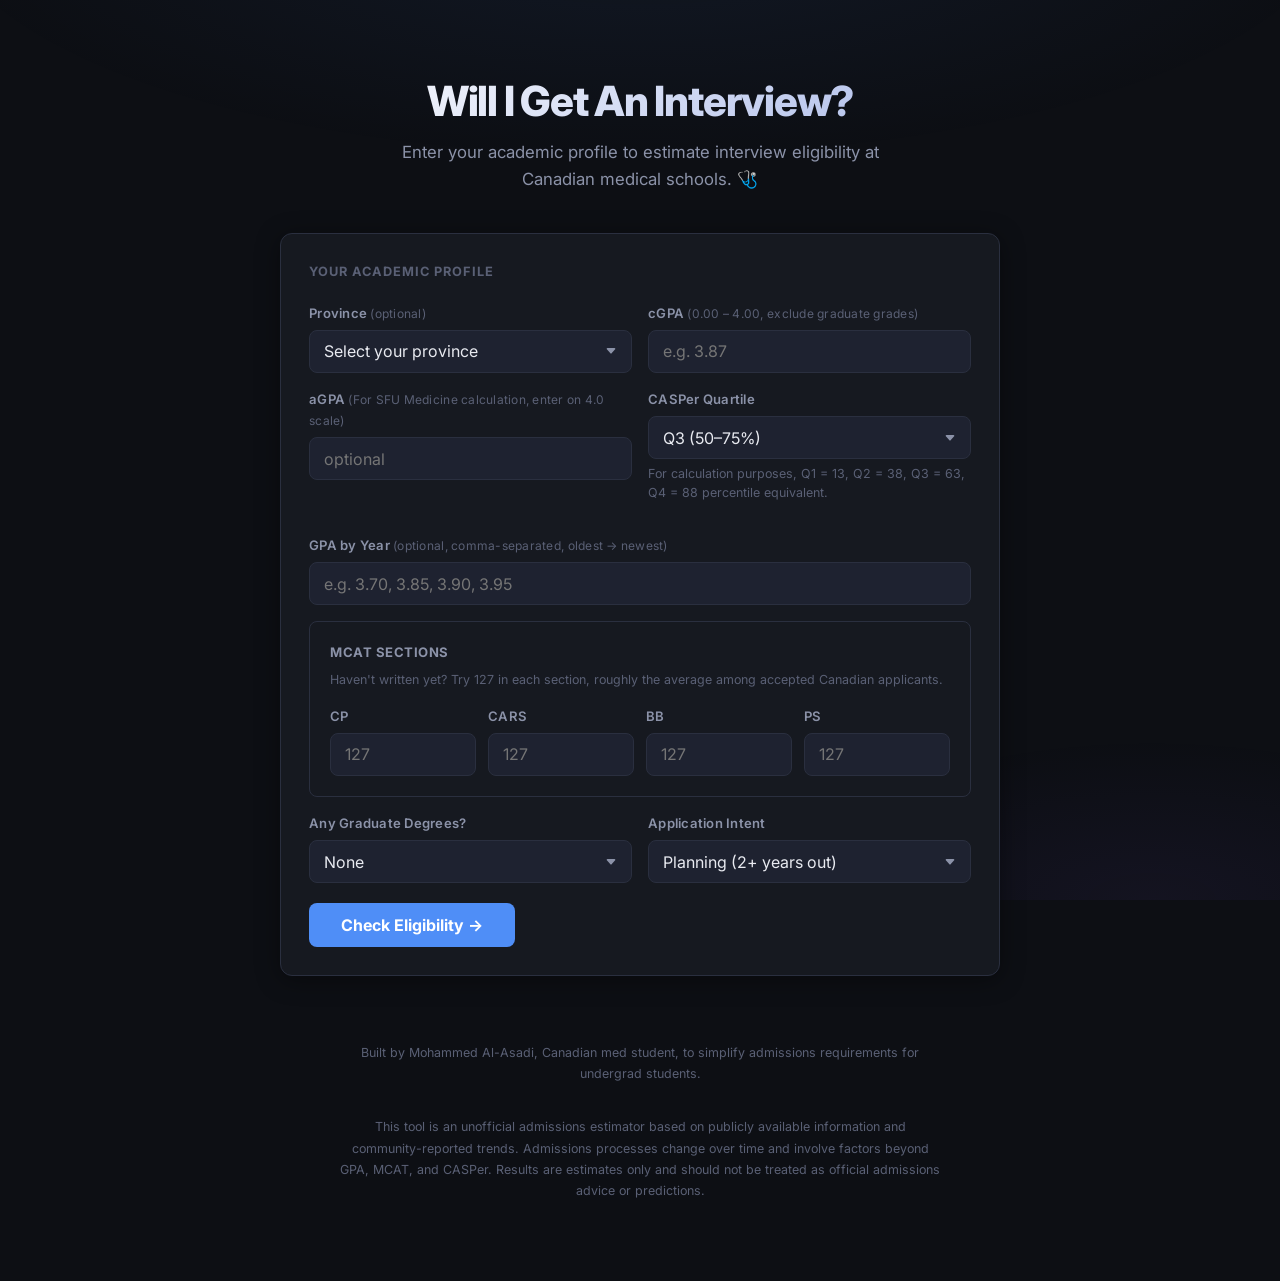
<file: index.html>
<!doctype html>
<html lang="en">
<head>
  <meta charset="UTF-8" />
  <meta name="viewport" content="width=device-width, initial-scale=1.0" />
  <title>MedChance — Canadian Medical School Interview Estimator</title>
  <meta name="description" content="Estimate your interview eligibility at Canadian medical schools based on your GPA, MCAT, and CASPer scores." />
  <link rel="preconnect" href="https://fonts.googleapis.com" />
  <link rel="preconnect" href="https://fonts.gstatic.com" crossorigin />
  <link href="https://fonts.googleapis.com/css2?family=Inter:wght@400;500;600;700;800&display=swap" rel="stylesheet" />
  <link rel="stylesheet" href="style.css" />
</head>
<body>
  <div class="container">

    <!-- Hero -->
    <header class="hero">
      <div style="height: 30px;"></div>
      <h1>Will I Get An Interview?</h1>
      <p>Enter your academic profile to estimate interview eligibility at Canadian medical schools. 🩺</p>
    </header>

    <!-- Form -->
    <div class="panel">
      <div class="panel-title">Your Academic Profile</div>
      <form id="eligibility-form" novalidate>
        <div class="form-grid">

          <div class="form-group">
            <label for="province">Province <span class="hint">(optional)</span></label>
            <select id="province" name="province">
              <option value="">Select your province</option>
              <option value="Alberta">Alberta</option>
              <option value="British Columbia">British Columbia</option>
              <option value="Manitoba">Manitoba</option>
              <option value="New Brunswick">New Brunswick</option>
              <option value="Newfoundland and Labrador">Newfoundland and Labrador</option>
              <option value="Nova Scotia">Nova Scotia</option>
              <option value="Ontario">Ontario</option>
              <option value="Prince Edward Island">Prince Edward Island</option>
              <option value="Quebec">Quebec</option>
              <option value="Saskatchewan">Saskatchewan</option>
              <option value="Northwest Territories">Northwest Territories</option>
              <option value="Nunavut">Nunavut</option>
              <option value="Yukon">Yukon</option>
            </select>
          </div>

           <div class="form-group">
             <label for="cgpa">cGPA <span class="hint">(0.00 – 4.00, exclude graduate grades)</span></label>
             <input type="number" id="cgpa" name="cgpa" step="0.01" min="0" max="4" placeholder="e.g. 3.87" required />
           </div>
           <div class="form-group">
             <label for="agpa">aGPA <span class="hint">(For SFU Medicine calculation, enter on 4.0 scale)</span></label>
             <input type="number" id="agpa" name="agpa" step="0.01" min="0" max="4" placeholder="optional" />
           </div>

          <div class="form-group">
            <label for="casper_quartile">CASPer Quartile</label>
            <select id="casper_quartile" name="casper_quartile" required>
              <option value="Q1">Q1 (bottom 25%)</option>
              <option value="Q2">Q2 (25–50%)</option>
              <option value="Q3" selected>Q3 (50–75%)</option>
              <option value="Q4">Q4 (top 25%)</option>
            </select>
            <p class="fieldset-hint">For calculation purposes, Q1 = 13, Q2 = 38, Q3 = 63, Q4 = 88 percentile equivalent.</p>
          </div>

          <div class="form-group full">
            <label for="gpa_by_year">GPA by Year <span class="hint">(optional, comma-separated, oldest → newest)</span></label>
            <input type="text" id="gpa_by_year" name="gpa_by_year" placeholder="e.g. 3.70, 3.85, 3.90, 3.95" />
          </div>

          <!-- MCAT -->
          <div class="fieldset-box">
            <div class="fieldset-title">MCAT Sections</div>
            <p class="fieldset-hint">Haven't written yet? Try 127 in each section, roughly the average among accepted Canadian applicants.</p>
            <div class="mcat-grid">
              <div class="form-group">
                <label for="cp">CP</label>
                <input type="number" id="cp" name="cp" min="118" max="132" placeholder="127" required />
              </div>
              <div class="form-group">
                <label for="cars">CARS</label>
                <input type="number" id="cars" name="cars" min="118" max="132" placeholder="127" required />
              </div>
              <div class="form-group">
                <label for="bb">BB</label>
                <input type="number" id="bb" name="bb" min="118" max="132" placeholder="127" required />
              </div>
              <div class="form-group">
                <label for="ps">PS</label>
                <input type="number" id="ps" name="ps" min="118" max="132" placeholder="127" required />
              </div>
            </div>
           </div>

           <div class="form-group">
             <label for="graduate_degree">Any Graduate Degrees?</label>
             <select id="graduate_degree" name="graduate_degree">
               <option value="none" selected>None</option>
               <option value="course">Course-based Master's</option>
               <option value="thesis">Thesis-based Master's</option>
               <option value="phd">PhD</option>
             </select>
           </div>

           <div class="form-group">
             <label for="intent_stage">Application Intent</label>
             <select id="intent_stage" name="intent_stage">
               <option value="planning" selected>Planning (2+ years out)</option>
               <option value="applying">Applying this cycle</option>
               <option value="second">2nd time applying</option>
               <option value="multiple">2+ times applying</option>
             </select>
           </div>

           <!-- Email (last question) -->


        </div>

        <button type="submit" class="btn-submit" id="submit-btn">
          <div class="spinner"></div>
          <span class="btn-text">Check Eligibility →</span>
        </button>
      </form>
    </div>

    <!-- Email Modal -->
    <div id="email-modal" class="modal" aria-modal="true" role="dialog" aria-hidden="true">
    <div class="modal-content">
      <h4>Your report is ready 📊</h4>

      <p>I just matched your profile against the GPA, MCAT, and CASPer requirements of 8 schools.</p>
      <p>Enter your email and I'll send you a copy so you don't lose your results.</p>
      <p>No spam, just your breakdown and optional updates if you want them. 😊</p>
        <form id="email-form" novalidate>
          <label for="modal-email-input" class="visually-hidden">Email</label>
          <input type="email" id="modal-email-input" name="email" placeholder="you@example.com" required autocomplete="email" />
          <div id="email-error" class="field-error-msg" role="alert" aria-live="polite" style="display: none;"></div>
          <button type="submit" class="btn-submit">View my results</button>
        </form>
      </div>
    </div>

    <!-- Results -->
    <section id="results-section" aria-live="polite">
      <div class="results-header">
        <h2>Your Results</h2>
      </div>
      <div id="results-list"></div>
    </section>


<div style="text-align: center; margin-top: 20px; padding-bottom: 10px;">
  <script src="https://storage.ko-fi.com/cdn/widget/Widget_2.js"></script>
  <script>
    kofiwidget2.init(
  'Did this free resource help you?<br>Support me on Ko-fi!',
  '#72a4f2',
  'E4J021YP8F'
);
    kofiwidget2.draw();
  </script>
</div>

    <!-- Disclaimer -->


    <p class="disclaimer">Built by Mohammed Al-Asadi, Canadian med student, to simplify admissions requirements for undergrad students.</p>
    <p class="disclaimer">
      This tool is an unofficial admissions estimator based on publicly available information and community-reported trends.
      Admissions processes change over time and involve factors beyond GPA, MCAT, and CASPer.
      Results are estimates only and should not be treated as official admissions advice or predictions.
    </p>

  </div>

  <script src="engine.js"></script>
  <script src="app.js"></script>
</body>
</html>
</file>
<file: style.css>
:root {
  --bg: #0d0f14;
  --surface: #161920;
  --surface2: #1e2230;
  --border: #2a2f3f;
  --border-light: #343b52;
  --text: #e8eaf0;
  --text-muted: #8b92a8;
  --text-dim: #5a6075;
  --accent: #4f8ef7;
  --accent-hover: #3a7be5;
  --accent-glow: rgba(79, 142, 247, 0.18);
  --green: #22c55e;
  --green-bg: rgba(34, 197, 94, 0.12);
  --green-border: rgba(34, 197, 94, 0.25);
  --red: #f87171;
  --red-bg: rgba(248, 113, 113, 0.12);
  --red-border: rgba(248, 113, 113, 0.25);
  --orange: #fb923c;
  --orange-bg: rgba(251, 146, 60, 0.12);
  --orange-border: rgba(251, 146, 60, 0.25);
  --radius: 12px;
  --radius-sm: 8px;
  --shadow: 0 4px 24px rgba(0, 0, 0, 0.4);
}

*,
*::before,
*::after {
  box-sizing: border-box;
  margin: 0;
  padding: 0;
}

html {
  scroll-behavior: smooth;
}

body {
  font-family: 'Inter', system-ui, sans-serif;
  background: var(--bg);
  color: var(--text);
  line-height: 1.6;
  min-height: 100vh;
}

/* ── Layout ── */
.container {
  max-width: 760px;
  margin: 0 auto;
  padding: 3rem 1.25rem 5rem;
}

/* ── Hero ── */
.hero {
  text-align: center;
  margin-bottom: 2.5rem;
}

.hero-badge {
  display: inline-flex;
  align-items: center;
  gap: 0.4rem;
  background: var(--accent-glow);
  border: 1px solid rgba(79, 142, 247, 0.3);
  color: var(--accent);
  font-size: 0.78rem;
  font-weight: 600;
  letter-spacing: 0.05em;
  text-transform: uppercase;
  padding: 0.35rem 0.85rem;
  border-radius: 999px;
  margin-bottom: 1.25rem;
}

h1 {
  font-size: clamp(1.8rem, 5vw, 2.6rem);
  font-weight: 800;
  letter-spacing: -0.03em;
  background: linear-gradient(135deg, #ffffff 0%, #a8b8e8 100%);
  -webkit-background-clip: text;
  -webkit-text-fill-color: transparent;
  background-clip: text;
  line-height: 1.15;
  margin-bottom: 0.85rem;
}

.hero p {
  color: var(--text-muted);
  font-size: 1.05rem;
  max-width: 520px;
  margin: 0 auto;
}

/* ── Card / Panel ── */
.panel {
  background: var(--surface);
  border: 1px solid var(--border);
  border-radius: var(--radius);
  padding: 1.75rem;
  margin-bottom: 1.5rem;
  box-shadow: var(--shadow);
}

.panel-title {
  font-size: 0.8rem;
  font-weight: 700;
  letter-spacing: 0.08em;
  text-transform: uppercase;
  color: var(--text-dim);
  margin-bottom: 1.25rem;
}

/* ── Form ── */
.form-grid {
  display: grid;
  grid-template-columns: 1fr 1fr;
  gap: 1rem;
}

.form-group {
  display: flex;
  flex-direction: column;
  gap: 0.4rem;
}

.form-group.full {
  grid-column: 1 / -1;
}

label {
  font-size: 0.82rem;
  font-weight: 600;
  color: var(--text-muted);
  letter-spacing: 0.02em;
}

.hint {
  font-size: 0.75rem;
  font-weight: 400;
  color: var(--text-dim);
}

input[type="number"],
input[type="text"],
input[type="email"],
select {
  background: var(--surface2);
  border: 1px solid var(--border);
  border-radius: var(--radius-sm);
  padding: 0.65rem 0.85rem;
  font-size: 1rem;
  color: var(--text);
  font-family: inherit;
  width: 100%;
  transition: border-color 0.15s, box-shadow 0.15s;
  appearance: none;
  -webkit-appearance: none;
}

input[type="number"]:focus,
input[type="text"]:focus,
input[type="email"]:focus,
select:focus {
  outline: none;
  border-color: var(--accent);
  box-shadow: 0 0 0 3px var(--accent-glow);
}

/* ── Validation errors ── */
input.field-error,
select.field-error {
  border-color: var(--red) !important;
  box-shadow: 0 0 0 3px var(--red-bg) !important;
}

.field-error-msg {
  font-size: 0.74rem;
  color: var(--red);
  margin-top: 0.15rem;
  animation: errorFadeIn 0.2s ease;
}

@keyframes errorFadeIn {
  from {
    opacity: 0;
    transform: translateY(-4px);
  }

  to {
    opacity: 1;
    transform: translateY(0);
  }
}

.fieldset-box.field-error {
  border-color: var(--red) !important;
  box-shadow: 0 0 0 3px var(--red-bg);
}

select {
  background-image: url("data:image/svg+xml,%3Csvg xmlns='http://www.w3.org/2000/svg' width='12' height='12' fill='%238b92a8' viewBox='0 0 16 16'%3E%3Cpath d='M7.247 11.14 2.451 5.658C1.885 5.013 2.345 4 3.204 4h9.592a1 1 0 0 1 .753 1.659l-4.796 5.48a1 1 0 0 1-1.506 0z'/%3E%3C/svg%3E");
  background-repeat: no-repeat;
  background-position: right 0.85rem center;
  padding-right: 2.25rem;
}

/* MCAT fieldset */
.fieldset-box {
  border: 1px solid var(--border);
  border-radius: var(--radius-sm);
  padding: 1.25rem;
  grid-column: 1 / -1;
}

.fieldset-title {
  font-size: 0.82rem;
  font-weight: 700;
  color: var(--text-muted);
  letter-spacing: 0.04em;
  text-transform: uppercase;
  margin-bottom: 0.5rem;
}

.fieldset-hint {
  font-size: 0.78rem;
  color: var(--text-dim);
  margin-bottom: 1rem;
  line-height: 1.5;
}

.mcat-grid {
  display: grid;
  grid-template-columns: repeat(4, 1fr);
  gap: 0.75rem;
}

/* Submit button */
.btn-submit {
  display: inline-flex;
  align-items: center;
  justify-content: center;
  gap: 0.5rem;
  margin-top: 1.25rem;
  padding: 0.75rem 2rem;
  font-size: 1rem;
  font-weight: 700;
  font-family: inherit;
  background: var(--accent);
  color: #fff;
  border: none;
  border-radius: var(--radius-sm);
  cursor: pointer;
  transition: background 0.15s, transform 0.1s, box-shadow 0.15s;
  box-shadow: none;
}

.btn-submit:hover {
  background: var(--accent-hover);
  box-shadow: none;
}

/* Modal styles */
.modal {
  position: fixed;
  z-index: 9999;
  top: 0;
  left: 0;
  width: 100vw;
  height: 100vh;
  background-color: rgba(0, 0, 0, 0.7);
  display: none;
  align-items: center;
  justify-content: center;
}

.modal[aria-hidden="false"] {
  display: flex;
}

.modal-content {
  background: var(--surface);
  color: var(--text);
  padding: 2rem 2.5rem;
  border-radius: var(--radius);
  box-shadow: var(--shadow);
  width: 100%;
  max-width: 420px;
  text-align: center;
}

.modal-content h4 {
  margin-bottom: 12px;
}

.modal-content p {
  margin-bottom: 1.25rem;
  font-size: 1rem;
  color: var(--text-muted);
}

.modal-content input[type="email"] {
  margin-bottom: 1rem;
  width: 100%;
}

.visually-hidden {
  position: absolute !important;
  width: 1px !important;
  height: 1px !important;
  padding: 0 !important;
  margin: -1px !important;
  overflow: hidden !important;
  clip: rect(0, 0, 0, 0) !important;
  white-space: nowrap !important;
  border: 0 !important;
}


.btn-submit:active {
  transform: scale(0.98);
}

.btn-submit .spinner {
  width: 16px;
  height: 16px;
  border: 2px solid rgba(255, 255, 255, 0.3);
  border-top-color: #fff;
  border-radius: 50%;
  animation: spin 0.7s linear infinite;
  display: none;
}

.btn-submit.loading .spinner {
  display: block;
}

.btn-submit.loading .btn-text {
  display: none;
}

@media (max-width: 600px) {

  .modal {
    align-items: flex-start;
    padding-top: 100px;
  }

  .modal-content {
    top: 5%;
    transform: none;
    max-height: 70vh;
    overflow-y: auto;
    width: calc(100% - 32px);
    margin: 0 auto;
  }

}

@keyframes spin {
  to {
    transform: rotate(360deg);
  }
}

/* ── Results ── */
#results-section {
  display: none;
  opacity: 0;
  transform: translateY(12px);
  transition: opacity 0.35s ease, transform 0.35s ease;
}

#results-section.visible {
  display: block;
  opacity: 1;
  transform: translateY(0);
}

.results-header {
  display: flex;
  align-items: center;
  gap: 0.6rem;
  margin-bottom: 1.25rem;
}

.results-header h2 {
  font-size: 1.1rem;
  font-weight: 700;
  letter-spacing: -0.01em;
}

.result-card {
  background: var(--surface);
  border: 1px solid var(--border);
  border-radius: var(--radius);
  padding: 1.25rem 1.5rem;
  margin-bottom: 0.85rem;
  transition: border-color 0.2s, transform 0.2s;
  animation: cardIn 0.4s ease both;
}

.result-card:hover {
  border-color: var(--border-light);
  transform: translateY(-2px);
}

@keyframes cardIn {
  from {
    opacity: 0;
    transform: translateY(10px);
  }

  to {
    opacity: 1;
    transform: translateY(0);
  }
}

.result-card:nth-child(1) {
  animation-delay: 0.05s;
}

.result-card:nth-child(2) {
  animation-delay: 0.10s;
}

.result-card:nth-child(3) {
  animation-delay: 0.15s;
}

.result-card:nth-child(4) {
  animation-delay: 0.20s;
}

.result-card:nth-child(5) {
  animation-delay: 0.25s;
}

.result-card:nth-child(6) {
  animation-delay: 0.30s;
}

.result-card-header {
  display: flex;
  align-items: center;
  justify-content: space-between;
  gap: 1rem;
  margin-bottom: 0.65rem;
}

.result-card-header h3 {
  font-size: 1rem;
  font-weight: 700;
}

.badge {
  font-size: 0.72rem;
  font-weight: 700;
  padding: 0.3rem 0.75rem;
  border-radius: 999px;
  white-space: nowrap;
  letter-spacing: 0.02em;
}

.badge-eligible {
  background: var(--green-bg);
  color: var(--green);
  border: 1px solid var(--green-border);
}

.badge-not-eligible {
  background: var(--red-bg);
  color: var(--red);
  border: 1px solid var(--red-border);
}

.badge-competitive {
  background: var(--green-bg);
  color: var(--green);
  border: 1px solid var(--green-border);
}

.result-card.eligible {
  border-left: 3px solid var(--green);
}

.result-card.not-eligible {
  border-left: 3px solid var(--red);
}

.result-card.competitive {
  border-left: 3px solid var(--green);
}

.explanation {
  font-size: 0.88rem;
  color: var(--text-muted);
  line-height: 1.65;
}

/* ── Email divider in form ── */
.email-divider {
  grid-column: 1 / -1;
  border: none;
  border-top: 1px solid var(--border);
  margin: 0.5rem 0;
}

/* ── Disclaimer ── */
.disclaimer {
  margin-top: 2rem;
  font-size: 0.78rem;
  color: var(--text-dim);
  text-align: center;
  line-height: 1.7;
  max-width: 600px;
  margin-left: auto;
  margin-right: auto;
}

/* ── Responsive ── */
@media (max-width: 540px) {
  .form-grid {
    grid-template-columns: 1fr;
  }

  .form-group.full {
    grid-column: 1;
  }

  .mcat-grid {
    grid-template-columns: repeat(2, 1fr);
  }
}

/* ── Subtle background texture ── */
body::before {
  content: '';
  position: fixed;
  inset: 0;
  background:
    radial-gradient(ellipse 80% 40% at 50% -10%, rgba(79, 142, 247, 0.08) 0%, transparent 70%),
    radial-gradient(ellipse 50% 30% at 90% 100%, rgba(139, 92, 246, 0.06) 0%, transparent 60%);
  pointer-events: none;
  z-index: 0;
}

.container {
  position: relative;
  z-index: 1;
}

.warning-warning {
  font-size: 0.88rem;
  color: rgb(221, 114, 0);
  line-height: 1.65;
}
</file>
